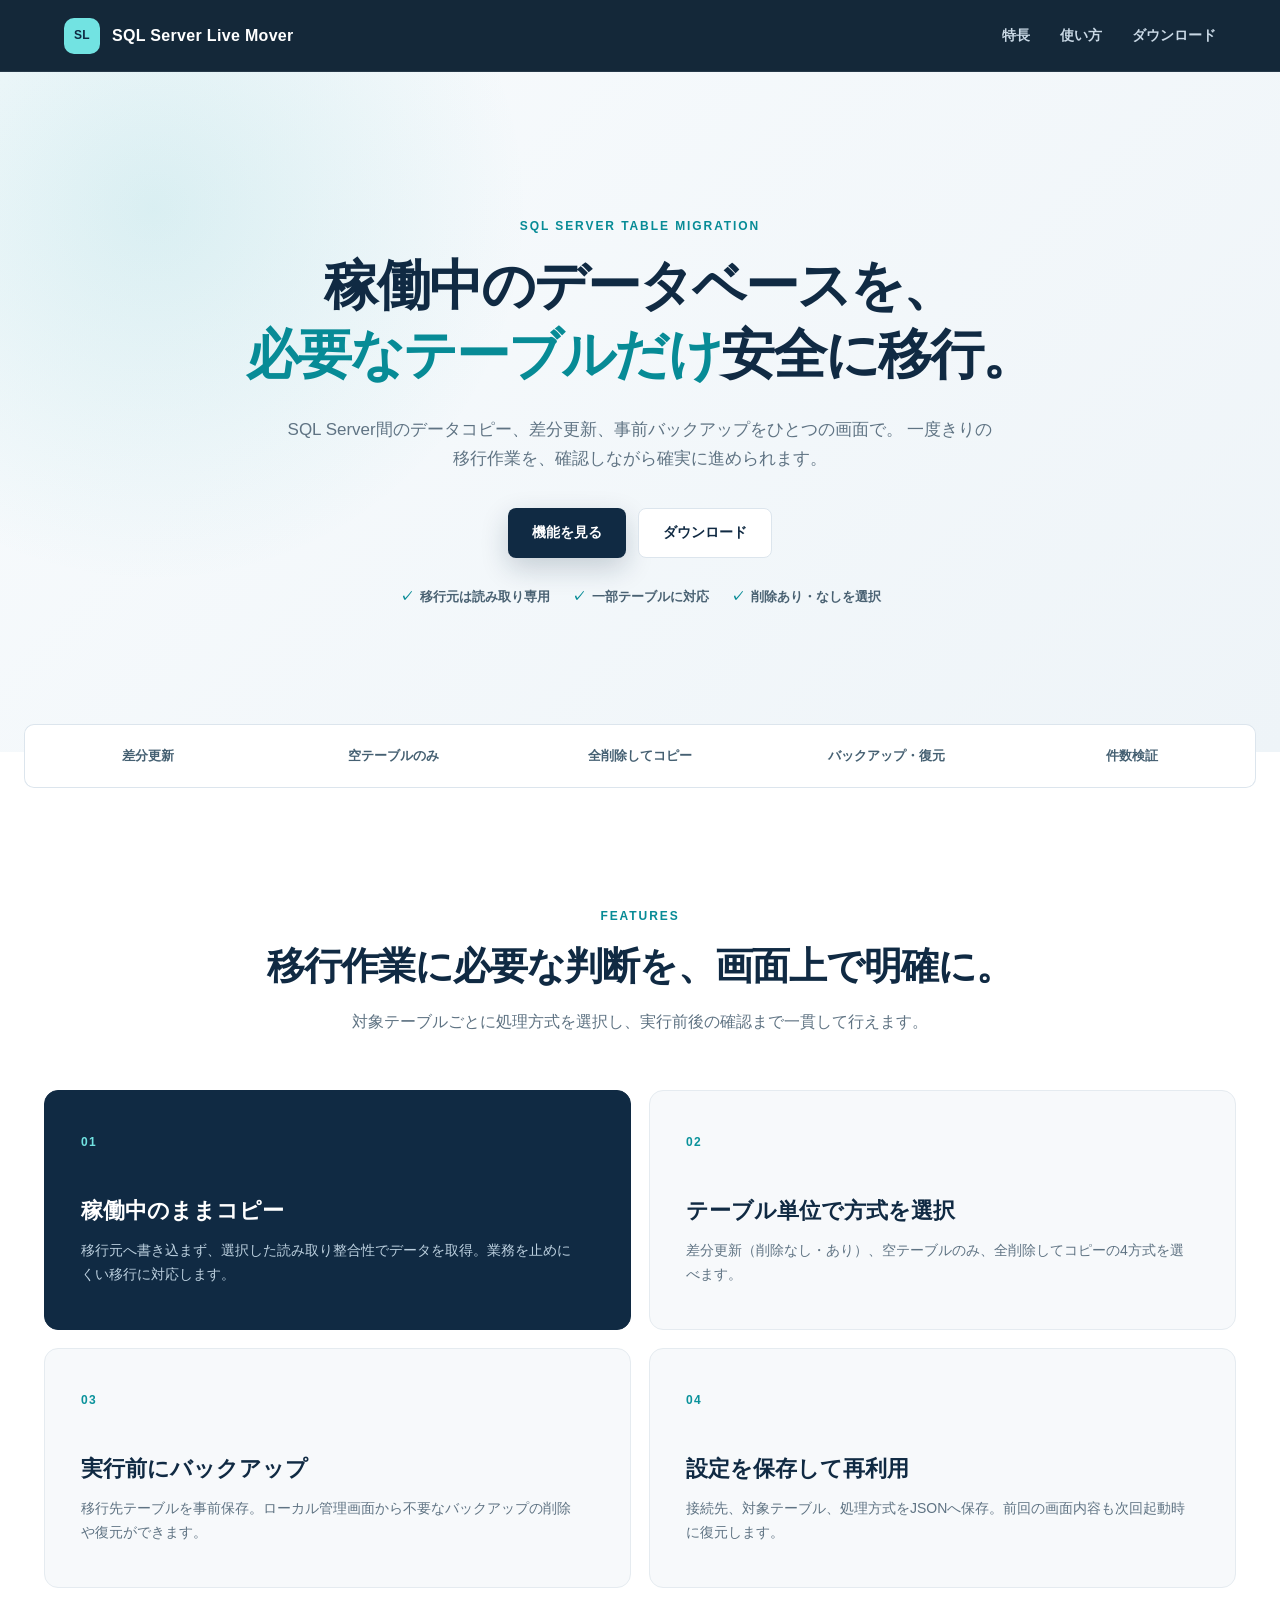
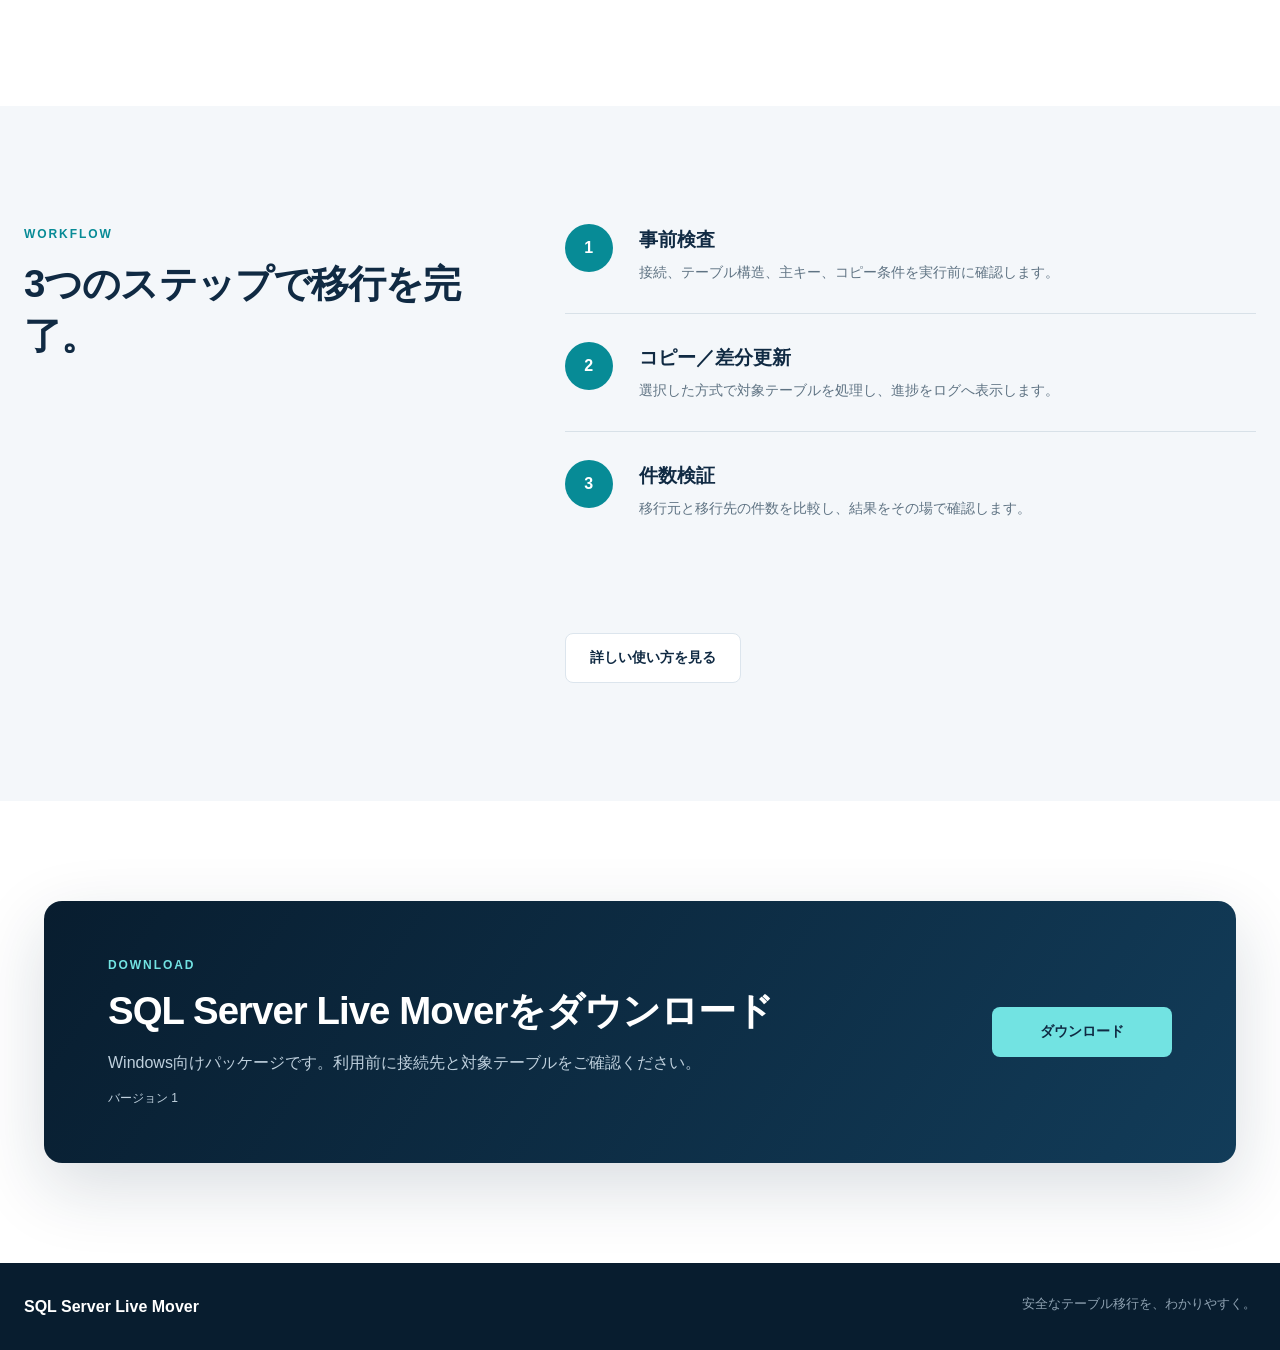
<file: html/index.html>
<!doctype html>
<html lang="ja">
<head>
  <meta charset="utf-8">
  <meta name="viewport" content="width=device-width, initial-scale=1">
  <meta name="description" content="SQL Server Live Moverは、稼働中のSQL Serverから必要なテーブルだけを安全にコピー・差分更新するWindowsツールです。">
  <title>SQL Server Live Mover</title>
  <link rel="stylesheet" href="styles.css">
  <script src="site-config.js" defer></script>
  <script src="app.js" defer></script>
</head>
<body>
  <header class="site-header">
    <a class="brand" href="#top" aria-label="SQL Server Live Mover トップ">
      <span class="brand-mark" aria-hidden="true">SL</span>
      <span>SQL Server Live Mover</span>
    </a>
    <nav class="nav" aria-label="ページ内ナビゲーション">
      <a href="#features">特長</a>
      <a href="help.html">使い方</a>
      <a href="#download" data-download hidden>ダウンロード</a>
    </nav>
  </header>

  <main id="top">
    <section class="hero">
      <div class="hero-copy">
        <p class="eyebrow">SQL SERVER TABLE MIGRATION</p>
        <h1>稼働中のデータベースを、<br><span>必要なテーブルだけ</span>安全に移行。</h1>
        <p class="hero-lead">
          SQL Server間のデータコピー、差分更新、事前バックアップをひとつの画面で。
          一度きりの移行作業を、確認しながら確実に進められます。
        </p>
        <div class="hero-actions">
          <a class="button button-primary" href="#features">機能を見る</a>
          <a class="button button-secondary" href="#download" data-download hidden>ダウンロード</a>
        </div>
        <ul class="hero-points" aria-label="主な特長">
          <li>移行元は読み取り専用</li>
          <li>一部テーブルに対応</li>
          <li>削除あり・なしを選択</li>
        </ul>
      </div>
    </section>

    <section class="trust-strip" aria-label="対応機能">
      <p>差分更新</p>
      <p>空テーブルのみ</p>
      <p>全削除してコピー</p>
      <p>バックアップ・復元</p>
      <p>件数検証</p>
    </section>

    <section class="section" id="features">
      <div class="section-heading">
        <p class="eyebrow">FEATURES</p>
        <h2>移行作業に必要な判断を、画面上で明確に。</h2>
        <p>対象テーブルごとに処理方式を選択し、実行前後の確認まで一貫して行えます。</p>
      </div>
      <div class="feature-grid">
        <article class="feature-card featured">
          <span class="feature-number">01</span>
          <h3>稼働中のままコピー</h3>
          <p>移行元へ書き込まず、選択した読み取り整合性でデータを取得。業務を止めにくい移行に対応します。</p>
        </article>
        <article class="feature-card">
          <span class="feature-number">02</span>
          <h3>テーブル単位で方式を選択</h3>
          <p>差分更新（削除なし・あり）、空テーブルのみ、全削除してコピーの4方式を選べます。</p>
        </article>
        <article class="feature-card">
          <span class="feature-number">03</span>
          <h3>実行前にバックアップ</h3>
          <p>移行先テーブルを事前保存。ローカル管理画面から不要なバックアップの削除や復元ができます。</p>
        </article>
        <article class="feature-card">
          <span class="feature-number">04</span>
          <h3>設定を保存して再利用</h3>
          <p>接続先、対象テーブル、処理方式をJSONへ保存。前回の画面内容も次回起動時に復元します。</p>
        </article>
      </div>
    </section>

    <section class="section flow-section" id="flow">
      <div class="section-heading left">
        <p class="eyebrow">WORKFLOW</p>
        <h2>3つのステップで移行を完了。</h2>
      </div>
      <ol class="flow-list">
        <li>
          <span>1</span>
          <div><h3>事前検査</h3><p>接続、テーブル構造、主キー、コピー条件を実行前に確認します。</p></div>
        </li>
        <li>
          <span>2</span>
          <div><h3>コピー／差分更新</h3><p>選択した方式で対象テーブルを処理し、進捗をログへ表示します。</p></div>
        </li>
        <li>
          <span>3</span>
          <div><h3>件数検証</h3><p>移行元と移行先の件数を比較し、結果をその場で確認します。</p></div>
        </li>
      </ol>
      <a class="button button-secondary flow-help-link" href="help.html">詳しい使い方を見る</a>
    </section>

    <section class="download-section" id="download" data-download hidden>
      <div>
        <p class="eyebrow light">DOWNLOAD</p>
        <h2>SQL Server Live Moverをダウンロード</h2>
        <p>Windows向けパッケージです。利用前に接続先と対象テーブルをご確認ください。</p>
        <p class="version" data-version hidden></p>
      </div>
      <a class="button button-light" href="#" data-download-link>ダウンロード</a>
    </section>
  </main>

  <footer>
    <span>SQL Server Live Mover</span>
    <small>安全なテーブル移行を、わかりやすく。</small>
  </footer>
</body>
</html>
</file>
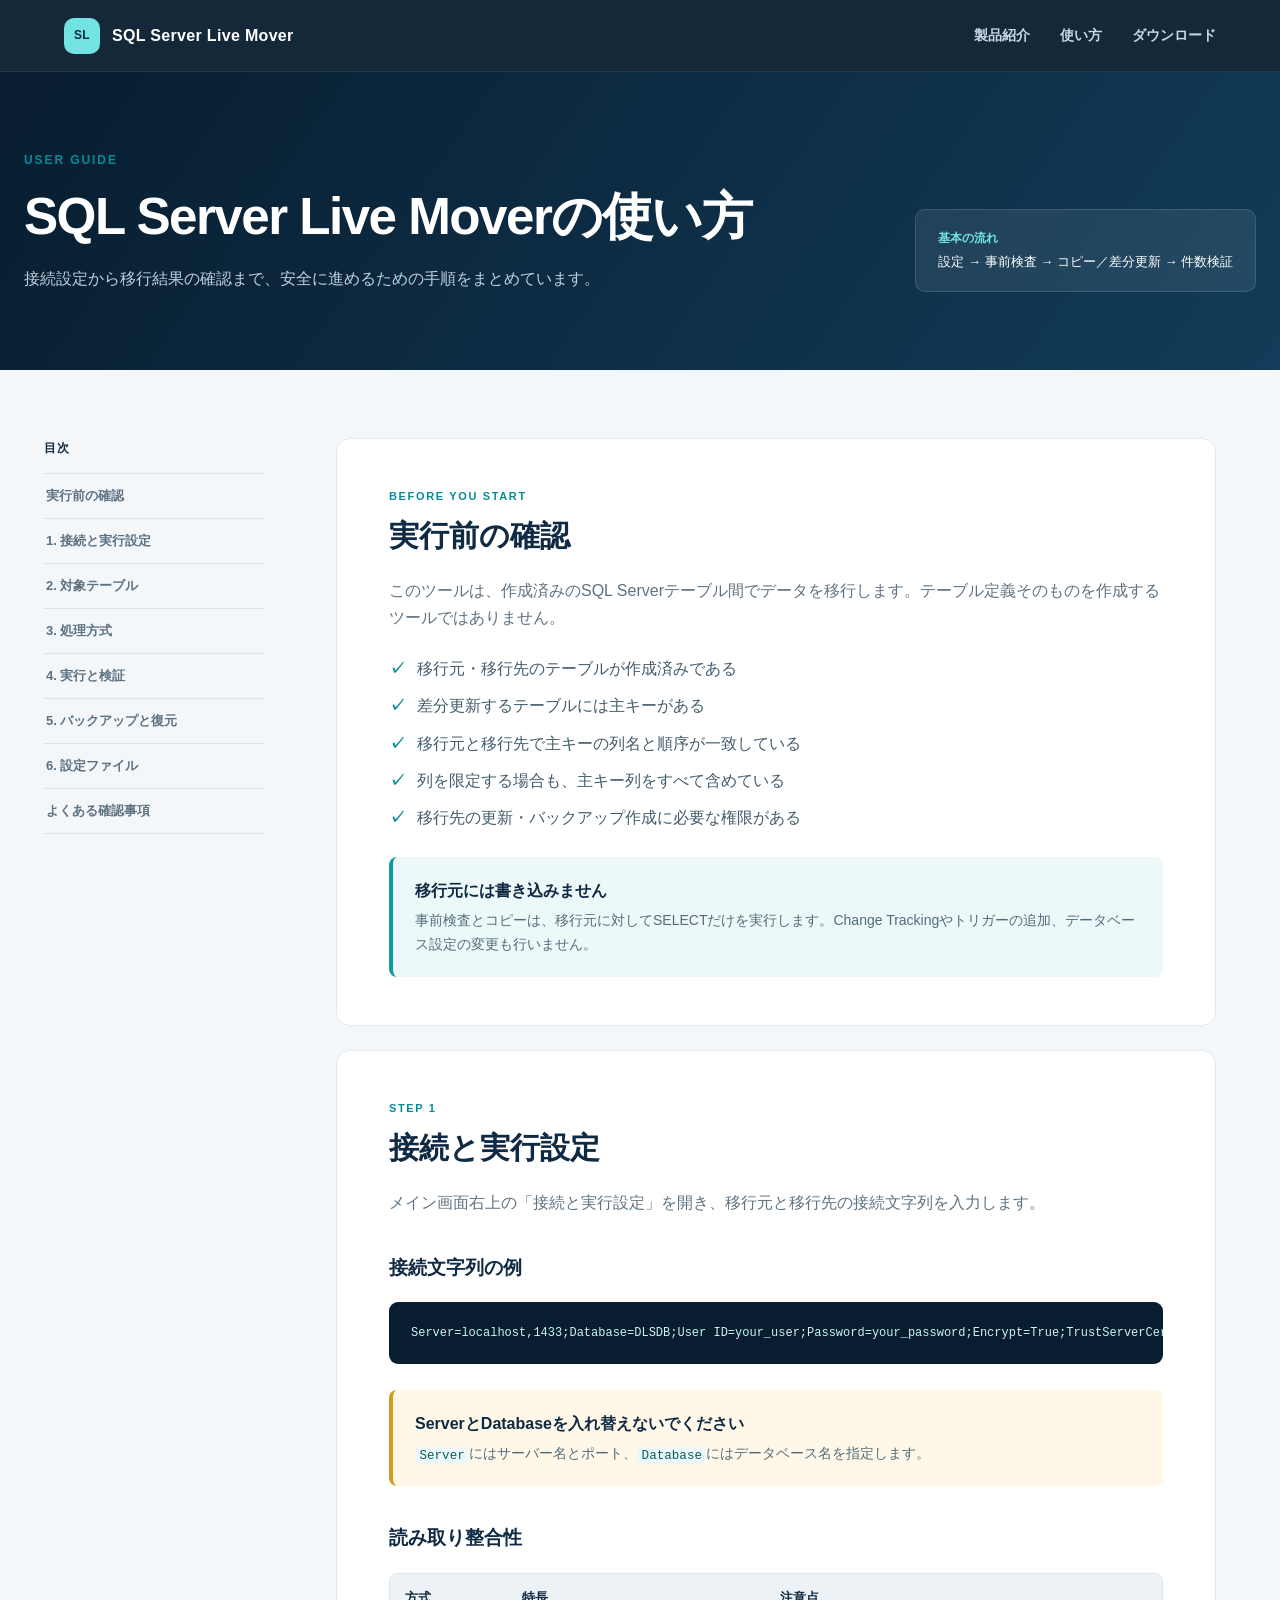
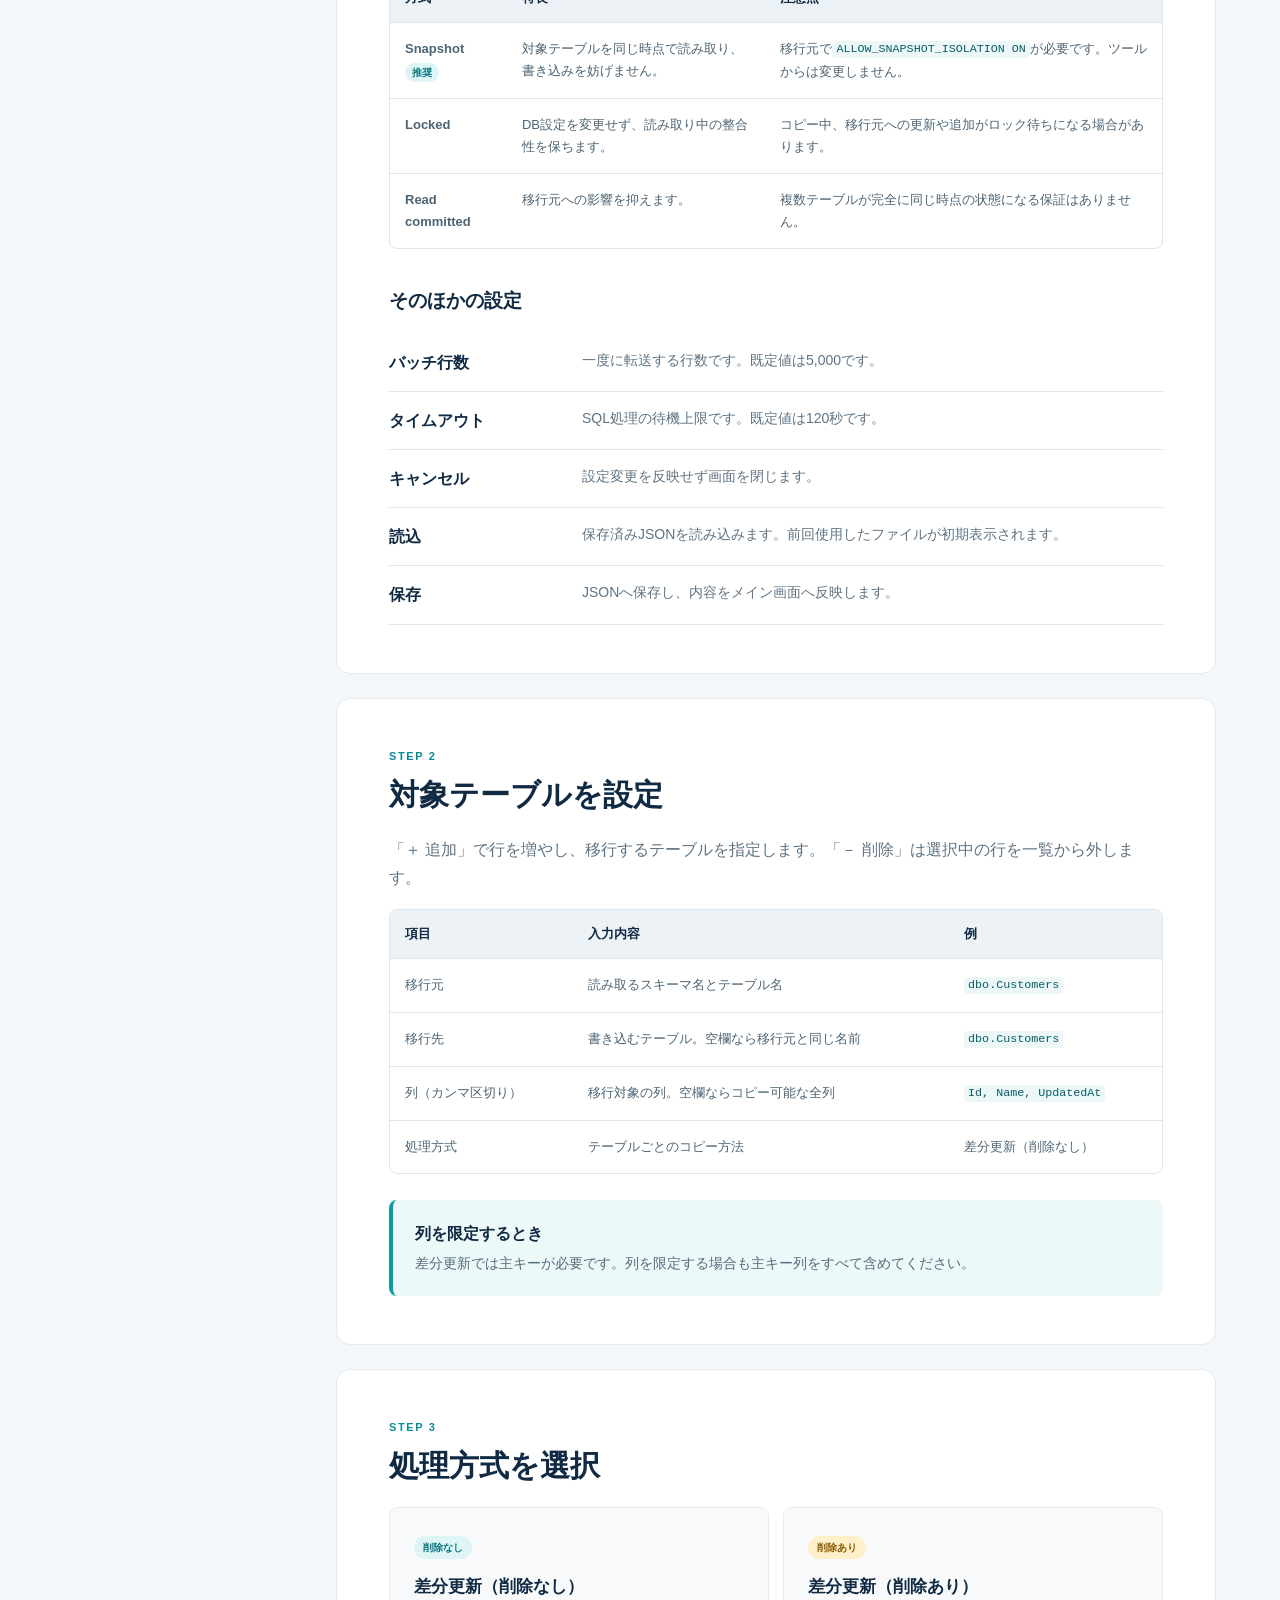
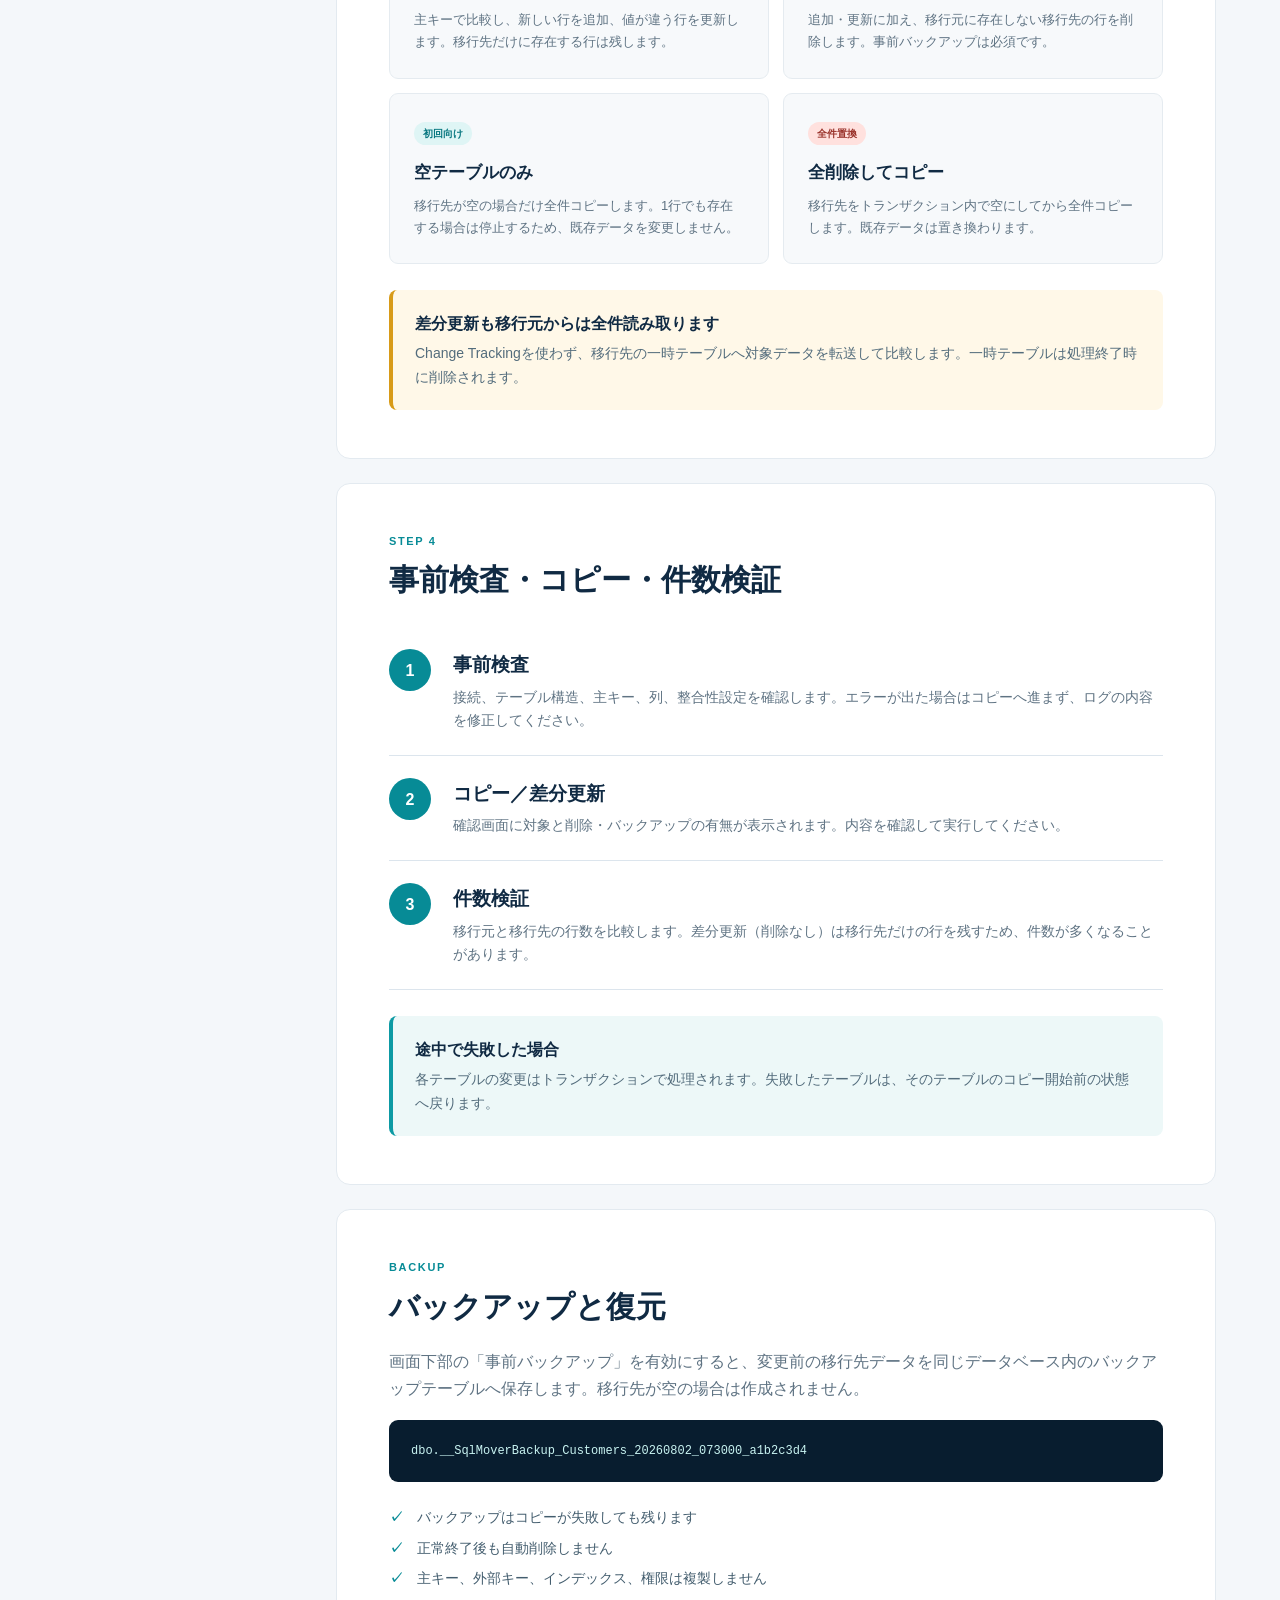
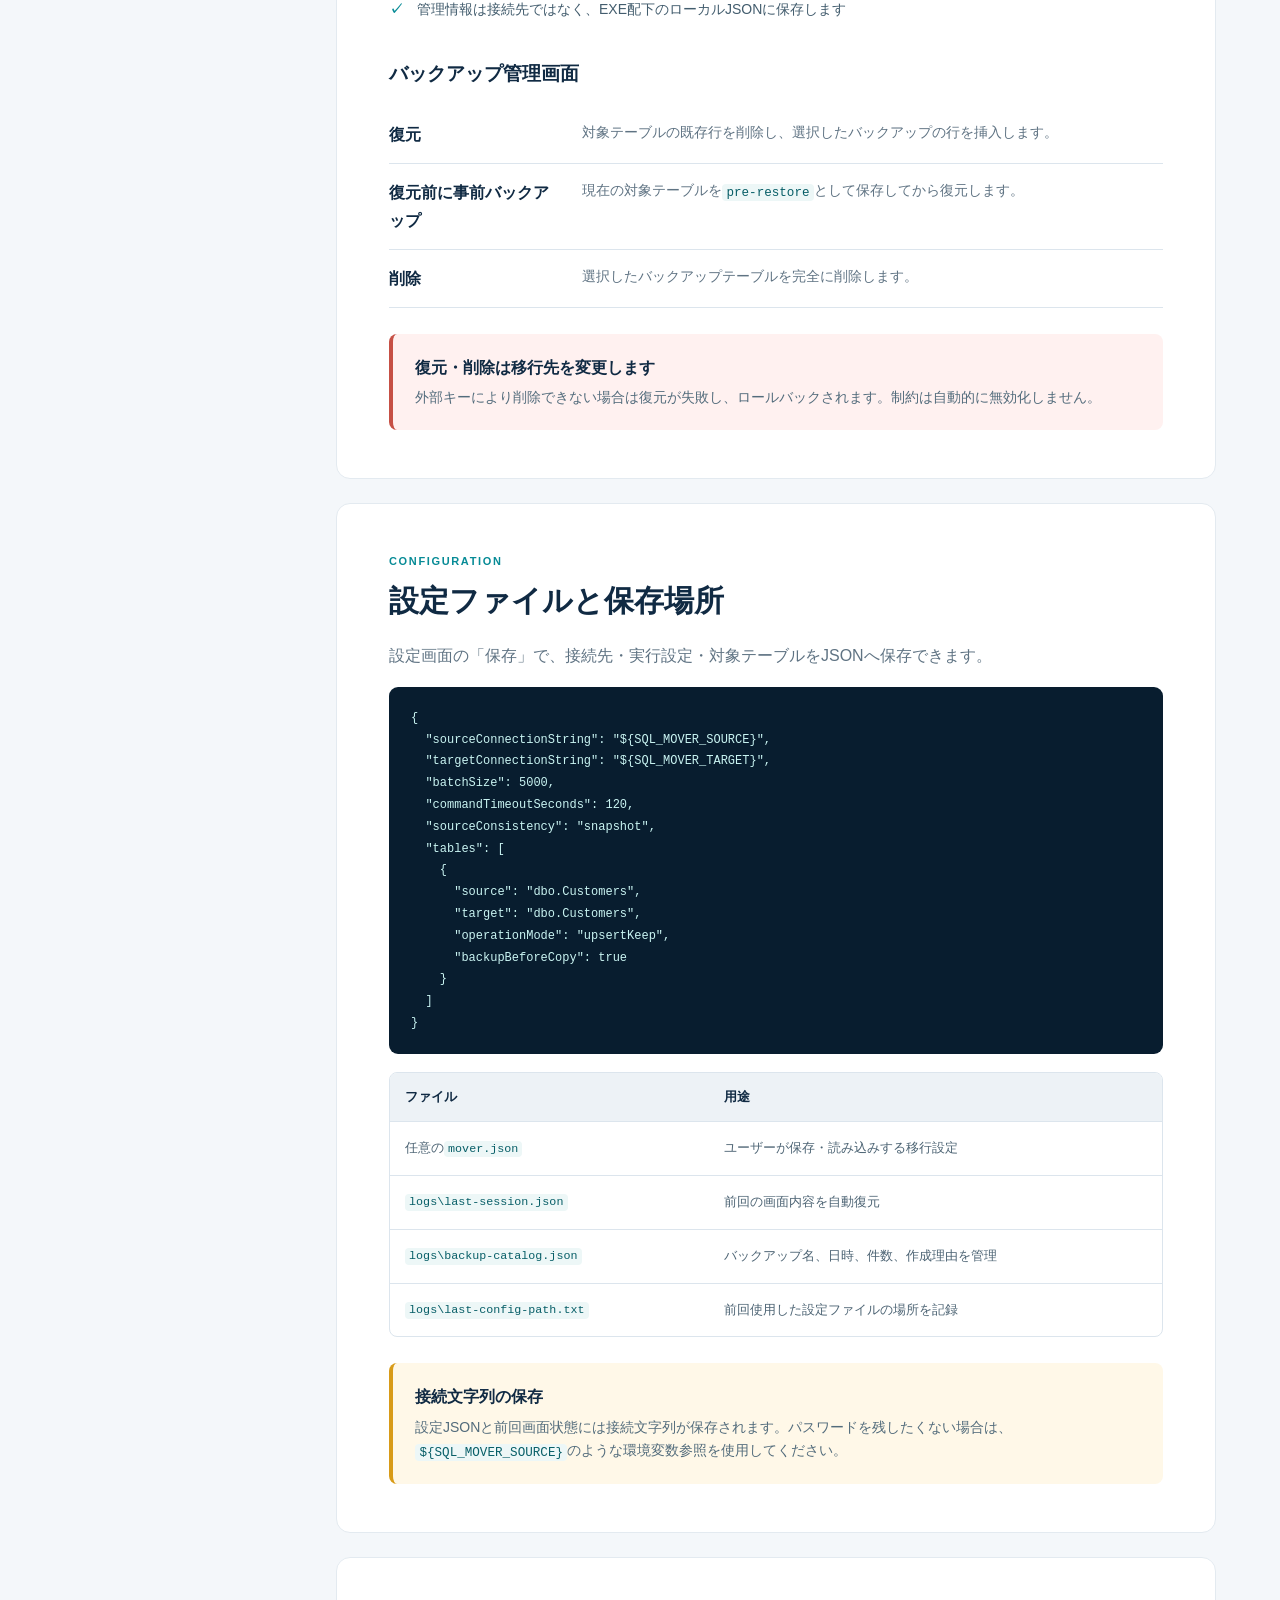
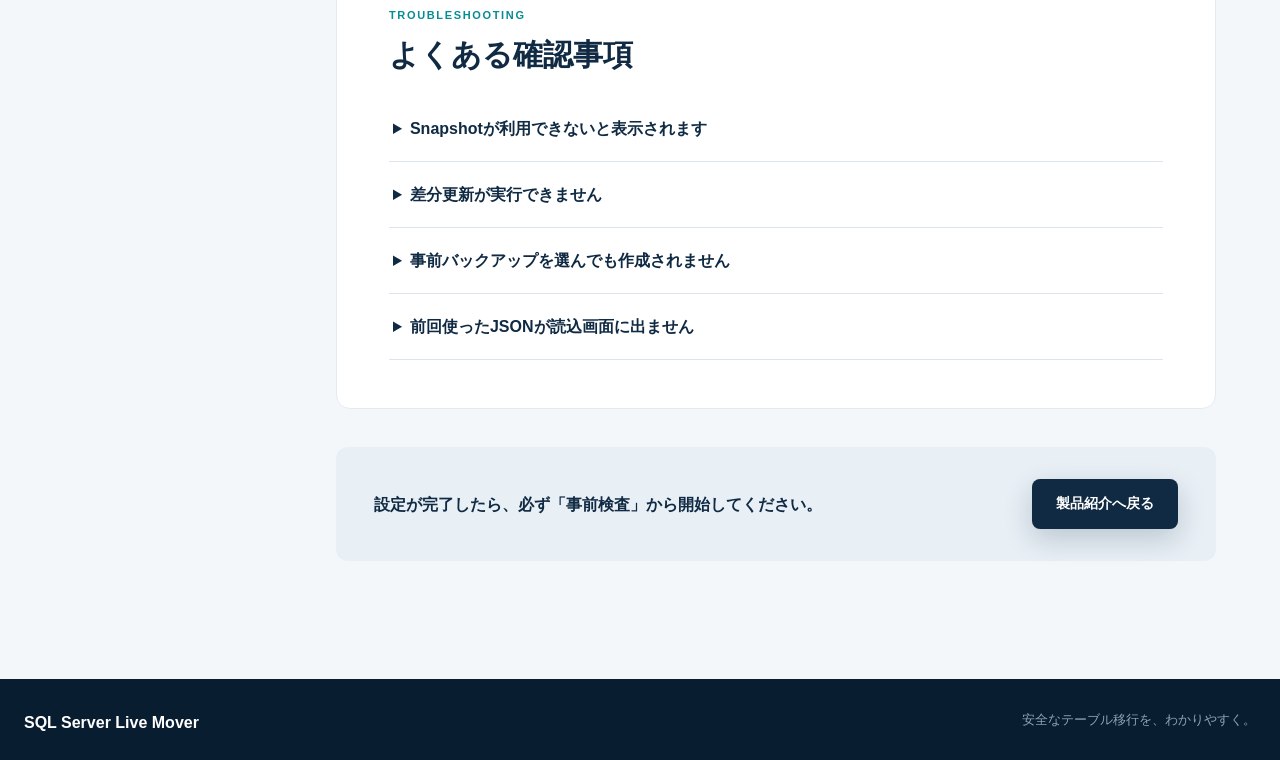
<file: html/help.html>
<!doctype html>
<html lang="ja">
<head>
  <meta charset="utf-8">
  <meta name="viewport" content="width=device-width, initial-scale=1">
  <meta name="description" content="SQL Server Live Moverの接続設定、対象テーブル、処理方式、バックアップ、復元までを説明する使い方ガイドです。">
  <title>使い方 | SQL Server Live Mover</title>
  <link rel="stylesheet" href="styles.css">
  <script src="site-config.js" defer></script>
  <script src="app.js" defer></script>
</head>
<body class="docs-page">
  <header class="site-header">
    <a class="brand" href="index.html" aria-label="SQL Server Live Mover トップ">
      <span class="brand-mark" aria-hidden="true">SL</span>
      <span>SQL Server Live Mover</span>
    </a>
    <nav class="nav" aria-label="サイトナビゲーション">
      <a href="index.html">製品紹介</a>
      <a href="help.html" aria-current="page">使い方</a>
      <a href="index.html#download" data-download hidden>ダウンロード</a>
    </nav>
  </header>

  <main>
    <section class="docs-hero">
      <div>
        <p class="eyebrow">USER GUIDE</p>
        <h1>SQL Server Live Moverの使い方</h1>
        <p>接続設定から移行結果の確認まで、安全に進めるための手順をまとめています。</p>
      </div>
      <div class="docs-hero-note">
        <strong>基本の流れ</strong>
        <span>設定 → 事前検査 → コピー／差分更新 → 件数検証</span>
      </div>
    </section>

    <div class="docs-layout">
      <aside class="docs-sidebar">
        <p>目次</p>
        <nav class="docs-nav" aria-label="使い方の目次">
          <a href="#before">実行前の確認</a>
          <a href="#connection">1. 接続と実行設定</a>
          <a href="#tables">2. 対象テーブル</a>
          <a href="#modes">3. 処理方式</a>
          <a href="#execute">4. 実行と検証</a>
          <a href="#backup">5. バックアップと復元</a>
          <a href="#config">6. 設定ファイル</a>
          <a href="#faq">よくある確認事項</a>
        </nav>
      </aside>

      <article class="docs-content">
        <section class="doc-section" id="before">
          <p class="doc-kicker">BEFORE YOU START</p>
          <h2>実行前の確認</h2>
          <p>このツールは、作成済みのSQL Serverテーブル間でデータを移行します。テーブル定義そのものを作成するツールではありません。</p>
          <ul class="check-list">
            <li>移行元・移行先のテーブルが作成済みである</li>
            <li>差分更新するテーブルには主キーがある</li>
            <li>移行元と移行先で主キーの列名と順序が一致している</li>
            <li>列を限定する場合も、主キー列をすべて含めている</li>
            <li>移行先の更新・バックアップ作成に必要な権限がある</li>
          </ul>
          <div class="callout info">
            <strong>移行元には書き込みません</strong>
            <p>事前検査とコピーは、移行元に対してSELECTだけを実行します。Change Trackingやトリガーの追加、データベース設定の変更も行いません。</p>
          </div>
        </section>

        <section class="doc-section" id="connection">
          <p class="doc-kicker">STEP 1</p>
          <h2>接続と実行設定</h2>
          <p>メイン画面右上の「接続と実行設定」を開き、移行元と移行先の接続文字列を入力します。</p>

          <h3>接続文字列の例</h3>
          <pre><code>Server=localhost,1433;Database=DLSDB;User ID=your_user;Password=your_password;Encrypt=True;TrustServerCertificate=True</code></pre>
          <div class="callout warning">
            <strong>ServerとDatabaseを入れ替えないでください</strong>
            <p><code>Server</code>にはサーバー名とポート、<code>Database</code>にはデータベース名を指定します。</p>
          </div>

          <h3>読み取り整合性</h3>
          <div class="table-wrap">
            <table>
              <thead><tr><th>方式</th><th>特長</th><th>注意点</th></tr></thead>
              <tbody>
                <tr><td><strong>Snapshot</strong><br><span class="recommended">推奨</span></td><td>対象テーブルを同じ時点で読み取り、書き込みを妨げません。</td><td>移行元で<code>ALLOW_SNAPSHOT_ISOLATION ON</code>が必要です。ツールからは変更しません。</td></tr>
                <tr><td><strong>Locked</strong></td><td>DB設定を変更せず、読み取り中の整合性を保ちます。</td><td>コピー中、移行元への更新や追加がロック待ちになる場合があります。</td></tr>
                <tr><td><strong>Read committed</strong></td><td>移行元への影響を抑えます。</td><td>複数テーブルが完全に同じ時点の状態になる保証はありません。</td></tr>
              </tbody>
            </table>
          </div>

          <h3>そのほかの設定</h3>
          <dl class="setting-list">
            <div><dt>バッチ行数</dt><dd>一度に転送する行数です。既定値は5,000です。</dd></div>
            <div><dt>タイムアウト</dt><dd>SQL処理の待機上限です。既定値は120秒です。</dd></div>
            <div><dt>キャンセル</dt><dd>設定変更を反映せず画面を閉じます。</dd></div>
            <div><dt>読込</dt><dd>保存済みJSONを読み込みます。前回使用したファイルが初期表示されます。</dd></div>
            <div><dt>保存</dt><dd>JSONへ保存し、内容をメイン画面へ反映します。</dd></div>
          </dl>
        </section>

        <section class="doc-section" id="tables">
          <p class="doc-kicker">STEP 2</p>
          <h2>対象テーブルを設定</h2>
          <p>「＋ 追加」で行を増やし、移行するテーブルを指定します。「－ 削除」は選択中の行を一覧から外します。</p>
          <div class="table-wrap">
            <table>
              <thead><tr><th>項目</th><th>入力内容</th><th>例</th></tr></thead>
              <tbody>
                <tr><td>移行元</td><td>読み取るスキーマ名とテーブル名</td><td><code>dbo.Customers</code></td></tr>
                <tr><td>移行先</td><td>書き込むテーブル。空欄なら移行元と同じ名前</td><td><code>dbo.Customers</code></td></tr>
                <tr><td>列（カンマ区切り）</td><td>移行対象の列。空欄ならコピー可能な全列</td><td><code>Id, Name, UpdatedAt</code></td></tr>
                <tr><td>処理方式</td><td>テーブルごとのコピー方法</td><td>差分更新（削除なし）</td></tr>
              </tbody>
            </table>
          </div>
          <div class="callout info">
            <strong>列を限定するとき</strong>
            <p>差分更新では主キーが必要です。列を限定する場合も主キー列をすべて含めてください。</p>
          </div>
        </section>

        <section class="doc-section" id="modes">
          <p class="doc-kicker">STEP 3</p>
          <h2>処理方式を選択</h2>
          <div class="mode-list">
            <article>
              <span class="mode-badge safe">削除なし</span>
              <h3>差分更新（削除なし）</h3>
              <p>主キーで比較し、新しい行を追加、値が違う行を更新します。移行先だけに存在する行は残します。</p>
            </article>
            <article>
              <span class="mode-badge caution">削除あり</span>
              <h3>差分更新（削除あり）</h3>
              <p>追加・更新に加え、移行元に存在しない移行先の行を削除します。事前バックアップは必須です。</p>
            </article>
            <article>
              <span class="mode-badge safe">初回向け</span>
              <h3>空テーブルのみ</h3>
              <p>移行先が空の場合だけ全件コピーします。1行でも存在する場合は停止するため、既存データを変更しません。</p>
            </article>
            <article>
              <span class="mode-badge danger">全件置換</span>
              <h3>全削除してコピー</h3>
              <p>移行先をトランザクション内で空にしてから全件コピーします。既存データは置き換わります。</p>
            </article>
          </div>
          <div class="callout warning">
            <strong>差分更新も移行元からは全件読み取ります</strong>
            <p>Change Trackingを使わず、移行先の一時テーブルへ対象データを転送して比較します。一時テーブルは処理終了時に削除されます。</p>
          </div>
        </section>

        <section class="doc-section" id="execute">
          <p class="doc-kicker">STEP 4</p>
          <h2>事前検査・コピー・件数検証</h2>
          <ol class="detail-steps">
            <li><span>1</span><div><h3>事前検査</h3><p>接続、テーブル構造、主キー、列、整合性設定を確認します。エラーが出た場合はコピーへ進まず、ログの内容を修正してください。</p></div></li>
            <li><span>2</span><div><h3>コピー／差分更新</h3><p>確認画面に対象と削除・バックアップの有無が表示されます。内容を確認して実行してください。</p></div></li>
            <li><span>3</span><div><h3>件数検証</h3><p>移行元と移行先の行数を比較します。差分更新（削除なし）は移行先だけの行を残すため、件数が多くなることがあります。</p></div></li>
          </ol>
          <div class="callout info">
            <strong>途中で失敗した場合</strong>
            <p>各テーブルの変更はトランザクションで処理されます。失敗したテーブルは、そのテーブルのコピー開始前の状態へ戻ります。</p>
          </div>
        </section>

        <section class="doc-section" id="backup">
          <p class="doc-kicker">BACKUP</p>
          <h2>バックアップと復元</h2>
          <p>画面下部の「事前バックアップ」を有効にすると、変更前の移行先データを同じデータベース内のバックアップテーブルへ保存します。移行先が空の場合は作成されません。</p>
          <pre><code>dbo.__SqlMoverBackup_Customers_20260802_073000_a1b2c3d4</code></pre>
          <ul class="check-list compact">
            <li>バックアップはコピーが失敗しても残ります</li>
            <li>正常終了後も自動削除しません</li>
            <li>主キー、外部キー、インデックス、権限は複製しません</li>
            <li>管理情報は接続先ではなく、EXE配下のローカルJSONに保存します</li>
          </ul>

          <h3>バックアップ管理画面</h3>
          <dl class="setting-list">
            <div><dt>復元</dt><dd>対象テーブルの既存行を削除し、選択したバックアップの行を挿入します。</dd></div>
            <div><dt>復元前に事前バックアップ</dt><dd>現在の対象テーブルを<code>pre-restore</code>として保存してから復元します。</dd></div>
            <div><dt>削除</dt><dd>選択したバックアップテーブルを完全に削除します。</dd></div>
          </dl>
          <div class="callout danger-note">
            <strong>復元・削除は移行先を変更します</strong>
            <p>外部キーにより削除できない場合は復元が失敗し、ロールバックされます。制約は自動的に無効化しません。</p>
          </div>
        </section>

        <section class="doc-section" id="config">
          <p class="doc-kicker">CONFIGURATION</p>
          <h2>設定ファイルと保存場所</h2>
          <p>設定画面の「保存」で、接続先・実行設定・対象テーブルをJSONへ保存できます。</p>
          <pre><code>{
  "sourceConnectionString": "${SQL_MOVER_SOURCE}",
  "targetConnectionString": "${SQL_MOVER_TARGET}",
  "batchSize": 5000,
  "commandTimeoutSeconds": 120,
  "sourceConsistency": "snapshot",
  "tables": [
    {
      "source": "dbo.Customers",
      "target": "dbo.Customers",
      "operationMode": "upsertKeep",
      "backupBeforeCopy": true
    }
  ]
}</code></pre>
          <div class="table-wrap">
            <table>
              <thead><tr><th>ファイル</th><th>用途</th></tr></thead>
              <tbody>
                <tr><td>任意の<code>mover.json</code></td><td>ユーザーが保存・読み込みする移行設定</td></tr>
                <tr><td><code>logs\last-session.json</code></td><td>前回の画面内容を自動復元</td></tr>
                <tr><td><code>logs\backup-catalog.json</code></td><td>バックアップ名、日時、件数、作成理由を管理</td></tr>
                <tr><td><code>logs\last-config-path.txt</code></td><td>前回使用した設定ファイルの場所を記録</td></tr>
              </tbody>
            </table>
          </div>
          <div class="callout warning">
            <strong>接続文字列の保存</strong>
            <p>設定JSONと前回画面状態には接続文字列が保存されます。パスワードを残したくない場合は、<code>${SQL_MOVER_SOURCE}</code>のような環境変数参照を使用してください。</p>
          </div>
        </section>

        <section class="doc-section" id="faq">
          <p class="doc-kicker">TROUBLESHOOTING</p>
          <h2>よくある確認事項</h2>
          <div class="faq-list">
            <details>
              <summary>Snapshotが利用できないと表示されます</summary>
              <p>移行元で<code>ALLOW_SNAPSHOT_ISOLATION</code>が有効かDB管理者へ確認してください。設定を変更できない場合は、影響を理解したうえでLockedまたはRead committedを選択します。</p>
            </details>
            <details>
              <summary>差分更新が実行できません</summary>
              <p>移行元・移行先の主キー列名と順序を確認してください。列を限定している場合は主キー列がすべて含まれている必要があります。</p>
            </details>
            <details>
              <summary>事前バックアップを選んでも作成されません</summary>
              <p>移行先が空の場合はバックアップ対象となるデータがないため、自動的に省略されます。</p>
            </details>
            <details>
              <summary>前回使ったJSONが読込画面に出ません</summary>
              <p>初回は設定ファイルを選択して保存してください。次回から同じファイルを初期表示します。ファイルを移動・削除した場合は初期表示されません。</p>
            </details>
          </div>
        </section>

        <div class="docs-end">
          <p>設定が完了したら、必ず「事前検査」から開始してください。</p>
          <a class="button button-primary" href="index.html">製品紹介へ戻る</a>
        </div>
      </article>
    </div>
  </main>

  <footer>
    <span>SQL Server Live Mover</span>
    <small>安全なテーブル移行を、わかりやすく。</small>
  </footer>
</body>
</html>
</file>
<file: html/styles.css>
:root {
  --navy: #102a43;
  --navy-deep: #081d2f;
  --cyan: #16a3ad;
  --cyan-light: #dff5f5;
  --blue-light: #eaf1f8;
  --ink: #172b3a;
  --muted: #5f7383;
  --line: #dce5ed;
  --page: #f4f7fa;
  --white: #ffffff;
  --shadow: 0 24px 70px rgba(16, 42, 67, .16);
}

* { box-sizing: border-box; }
html { scroll-behavior: smooth; }
body {
  margin: 0;
  color: var(--ink);
  background: var(--white);
  font-family: "Yu Gothic UI", "Hiragino Kaku Gothic ProN", Meiryo, sans-serif;
  line-height: 1.7;
}
[hidden] { display: none !important; }
a { color: inherit; }

.site-header {
  position: sticky;
  top: 0;
  z-index: 10;
  display: flex;
  align-items: center;
  justify-content: space-between;
  min-height: 72px;
  padding: 0 clamp(24px, 5vw, 76px);
  color: var(--white);
  background: rgba(8, 29, 47, .95);
  border-bottom: 1px solid rgba(255, 255, 255, .08);
  backdrop-filter: blur(16px);
}
.brand { display: flex; align-items: center; gap: 12px; text-decoration: none; font-weight: 700; letter-spacing: .02em; }
.brand-mark { display: grid; width: 36px; height: 36px; place-items: center; color: var(--navy); background: #72e3e2; border-radius: 10px; font-size: 12px; }
.nav { display: flex; align-items: center; gap: 30px; }
.nav a { color: #c9d8e5; text-decoration: none; font-size: 14px; font-weight: 600; }
.nav a:hover { color: #72e3e2; }

.hero {
  display: grid;
  grid-template-columns: minmax(0, 920px);
  justify-content: center;
  align-items: center;
  gap: clamp(38px, 6vw, 92px);
  min-height: 680px;
  padding: clamp(72px, 8vw, 122px) max(24px, calc((100vw - 1440px) / 2));
  overflow: hidden;
  background:
    radial-gradient(circle at 12% 20%, rgba(22, 163, 173, .13), transparent 30%),
    linear-gradient(135deg, #f8fbfd 0%, #eef4f8 100%);
}
.hero-copy { position: relative; z-index: 1; text-align: center; }
.eyebrow { margin: 0 0 14px; color: #078b96; font-size: 12px; font-weight: 800; letter-spacing: .16em; }
.hero h1 { margin: 0; color: var(--navy); font-size: clamp(36px, 4.25vw, 64px); line-height: 1.28; letter-spacing: -.035em; }
.hero h1 span { color: #078b96; }
.hero-lead { max-width: 720px; margin: 26px auto 0; color: var(--muted); font-size: 17px; }
.hero-actions { display: flex; justify-content: center; flex-wrap: wrap; gap: 12px; margin-top: 34px; }
.button { display: inline-flex; min-height: 50px; padding: 0 24px; align-items: center; justify-content: center; border-radius: 8px; text-decoration: none; font-size: 14px; font-weight: 700; transition: transform .2s ease, box-shadow .2s ease; }
.button:hover { transform: translateY(-2px); }
.button-primary { color: var(--white); background: var(--navy); box-shadow: 0 10px 28px rgba(16, 42, 67, .2); }
.button-secondary { color: var(--navy); background: var(--white); border: 1px solid var(--line); }
.hero-points { display: flex; justify-content: center; flex-wrap: wrap; gap: 10px 22px; margin: 28px 0 0; padding: 0; color: #496172; list-style: none; font-size: 13px; font-weight: 600; }
.hero-points li::before { content: "✓"; margin-right: 7px; color: #078b96; font-weight: 900; }
.hero-visual { position: relative; width: min(920px, 70vw); }
.hero-visual::before { content: ""; position: absolute; inset: 9% -8% -9% 16%; background: #cde9ec; border-radius: 50%; filter: blur(2px); }
.window-frame { position: relative; overflow: hidden; background: var(--white); border: 1px solid rgba(16, 42, 67, .12); border-radius: 16px; box-shadow: var(--shadow); transform: rotate(-.45deg); }
.window-bar { position: relative; display: flex; align-items: center; gap: 7px; height: 34px; padding: 0 14px; background: #edf2f6; border-bottom: 1px solid var(--line); }
.window-bar span { width: 8px; height: 8px; background: #b6c5d1; border-radius: 50%; }
.window-bar small { position: absolute; left: 50%; color: #6e8190; transform: translateX(-50%); font-size: 10px; }
.window-frame img { display: block; width: 100%; height: auto; }

.trust-strip { display: grid; grid-template-columns: repeat(5, 1fr); max-width: 1280px; margin: -28px auto 0; position: relative; z-index: 2; padding: 0 24px; }
.trust-strip p { margin: 0; padding: 20px 14px; text-align: center; color: #456072; background: var(--white); border-top: 1px solid var(--line); border-bottom: 1px solid var(--line); font-size: 13px; font-weight: 700; }
.trust-strip p:first-child { border-left: 1px solid var(--line); border-radius: 10px 0 0 10px; }
.trust-strip p:last-child { border-right: 1px solid var(--line); border-radius: 0 10px 10px 0; }

.section { max-width: 1240px; margin: 0 auto; padding: 118px 24px; }
.section-heading { max-width: 760px; margin: 0 auto 54px; text-align: center; }
.section-heading.left { margin: 0; text-align: left; }
.section-heading h2, .download-section h2 { margin: 0; color: var(--navy); font-size: clamp(28px, 3vw, 43px); line-height: 1.35; letter-spacing: -.025em; }
.section-heading > p:last-child { margin: 16px 0 0; color: var(--muted); }
.feature-grid { display: grid; grid-template-columns: repeat(2, 1fr); gap: 18px; }
.feature-card { position: relative; min-height: 240px; padding: 36px; overflow: hidden; background: #f7f9fb; border: 1px solid #e5ebf0; border-radius: 14px; }
.feature-card.featured { background: var(--navy); border-color: var(--navy); }
.feature-number { color: #0a929b; font-size: 12px; font-weight: 800; letter-spacing: .12em; }
.feature-card h3 { margin: 38px 0 10px; color: var(--navy); font-size: 22px; }
.feature-card p { max-width: 500px; margin: 0; color: var(--muted); font-size: 14px; }
.feature-card.featured h3 { color: var(--white); }
.feature-card.featured p { color: #bcd0df; }
.feature-card.featured .feature-number { color: #72e3e2; }

.flow-section { display: grid; grid-template-columns: .8fr 1.2fr; gap: 80px; max-width: none; padding-left: max(24px, calc((100vw - 1240px) / 2)); padding-right: max(24px, calc((100vw - 1240px) / 2)); background: var(--page); }
.flow-list { margin: 0; padding: 0; list-style: none; }
.flow-list li { display: grid; grid-template-columns: 54px 1fr; gap: 20px; padding: 0 0 28px; }
.flow-list li + li { padding-top: 28px; border-top: 1px solid #d8e1e8; }
.flow-list li > span { display: grid; width: 48px; height: 48px; place-items: center; color: var(--white); background: #078b96; border-radius: 50%; font-weight: 800; }
.flow-list h3 { margin: 0 0 5px; color: var(--navy); font-size: 19px; }
.flow-list p { margin: 0; color: var(--muted); font-size: 14px; }
.flow-help-link { grid-column: 2; width: max-content; margin-top: 4px; }

.download-section { display: flex; align-items: center; justify-content: space-between; gap: 50px; max-width: 1192px; margin: 100px auto; padding: 54px 64px; color: var(--white); background: linear-gradient(125deg, var(--navy-deep), #123c59); border-radius: 18px; box-shadow: var(--shadow); }
.download-section h2 { color: var(--white); }
.download-section p { margin: 12px 0 0; color: #bfd0dd; }
.download-section .light { margin: 0 0 10px; color: #72e3e2; }
.button-light { flex: 0 0 auto; color: var(--navy); background: #72e3e2; min-width: 180px; }
.version { font-size: 12px; }

footer { display: flex; justify-content: space-between; gap: 24px; padding: 30px max(24px, calc((100vw - 1240px) / 2)); color: #8fa2b2; background: var(--navy-deep); }
footer span { color: var(--white); font-weight: 700; }

/* User guide */
.docs-page { background: var(--page); }
.docs-hero { display: flex; align-items: flex-end; justify-content: space-between; gap: 50px; padding: 78px max(24px, calc((100vw - 1240px) / 2)); color: var(--white); background: linear-gradient(125deg, var(--navy-deep), #123c59); }
.docs-hero h1 { margin: 0; font-size: clamp(34px, 4vw, 54px); line-height: 1.3; letter-spacing: -.03em; }
.docs-hero > div > p:last-child { margin: 14px 0 0; color: #bfd0dd; }
.docs-hero-note { display: flex; flex: 0 0 auto; flex-direction: column; gap: 3px; padding: 18px 22px; background: rgba(255,255,255,.08); border: 1px solid rgba(255,255,255,.12); border-radius: 10px; }
.docs-hero-note strong { color: #72e3e2; font-size: 12px; }
.docs-hero-note span { font-size: 13px; }
.docs-layout { display: grid; grid-template-columns: 220px minmax(0, 880px); gap: 72px; max-width: 1240px; margin: 0 auto; padding: 68px 24px 118px; }
.docs-sidebar { align-self: start; position: sticky; top: 104px; }
.docs-sidebar > p { margin: 0 0 14px; color: var(--navy); font-size: 12px; font-weight: 800; letter-spacing: .12em; }
.docs-nav { display: flex; flex-direction: column; border-top: 1px solid var(--line); }
.docs-nav a { padding: 11px 2px; color: #5c7181; border-bottom: 1px solid var(--line); text-decoration: none; font-size: 13px; font-weight: 600; }
.docs-nav a:hover { color: #078b96; }
.docs-content { min-width: 0; }
.doc-section { margin-bottom: 24px; padding: 48px 52px; scroll-margin-top: 94px; background: var(--white); border: 1px solid #e3eaf0; border-radius: 14px; }
.doc-kicker { margin: 0 0 9px; color: #078b96; font-size: 11px; font-weight: 800; letter-spacing: .15em; }
.doc-section h2 { margin: 0 0 20px; color: var(--navy); font-size: 30px; line-height: 1.4; }
.doc-section h3 { margin: 36px 0 12px; color: var(--navy); font-size: 19px; }
.doc-section > p:not(.doc-kicker) { color: var(--muted); }
.doc-section code { padding: .12em .35em; color: #075e67; background: #edf7f7; border-radius: 4px; font-family: Consolas, "SFMono-Regular", monospace; font-size: .9em; }
.doc-section pre { max-width: 100%; margin: 18px 0; padding: 20px 22px; overflow-x: auto; color: #c9f4f2; background: var(--navy-deep); border-radius: 9px; line-height: 1.65; }
.doc-section pre code { padding: 0; color: inherit; background: transparent; font-size: 12px; }
.check-list { display: grid; gap: 10px; margin: 24px 0 0; padding: 0; list-style: none; }
.check-list li { position: relative; padding-left: 28px; color: #435d6e; }
.check-list li::before { content: "✓"; position: absolute; left: 0; top: 0; color: #078b96; font-weight: 900; }
.check-list.compact { gap: 7px; font-size: 14px; }
.callout { margin-top: 26px; padding: 20px 22px; border-radius: 8px; border-left: 4px solid; }
.callout strong { color: var(--navy); }
.callout p { margin: 5px 0 0; color: #536c7c; font-size: 14px; }
.callout.info { background: #edf8f8; border-color: #0d9aa4; }
.callout.warning { background: #fff8e8; border-color: #d89b18; }
.callout.danger-note { background: #fff1f0; border-color: #c65045; }
.table-wrap { max-width: 100%; margin-top: 18px; overflow-x: auto; border: 1px solid var(--line); border-radius: 8px; }
.table-wrap table { width: 100%; border-collapse: collapse; font-size: 13px; }
.table-wrap th { padding: 13px 15px; color: var(--navy); background: #edf2f6; text-align: left; white-space: nowrap; }
.table-wrap td { padding: 15px; color: #4d6474; border-top: 1px solid var(--line); vertical-align: top; }
.recommended { display: inline-block; margin-top: 3px; padding: 1px 7px; color: #087780; background: #dff5f5; border-radius: 10px; font-size: 10px; font-weight: 800; }
.setting-list { margin: 16px 0 0; }
.setting-list > div { display: grid; grid-template-columns: 175px 1fr; gap: 18px; padding: 15px 0; border-bottom: 1px solid var(--line); }
.setting-list dt { color: var(--navy); font-weight: 700; }
.setting-list dd { margin: 0; color: var(--muted); font-size: 14px; }
.mode-list { display: grid; grid-template-columns: repeat(2, 1fr); gap: 14px; }
.mode-list article { padding: 24px; background: #f7f9fb; border: 1px solid #e5ebf0; border-radius: 9px; }
.mode-list h3 { margin: 14px 0 7px; font-size: 17px; }
.mode-list p { margin: 0; color: var(--muted); font-size: 13px; }
.mode-badge { display: inline-block; padding: 3px 9px; border-radius: 12px; font-size: 10px; font-weight: 800; }
.mode-badge.safe { color: #087780; background: #dff5f5; }
.mode-badge.caution { color: #8a5b00; background: #fff0c9; }
.mode-badge.danger { color: #9a332b; background: #ffe1de; }
.detail-steps { margin: 26px 0 0; padding: 0; list-style: none; }
.detail-steps li { display: grid; grid-template-columns: 46px 1fr; gap: 18px; padding: 22px 0; border-bottom: 1px solid var(--line); }
.detail-steps li > span { display: grid; width: 42px; height: 42px; place-items: center; color: var(--white); background: #078b96; border-radius: 50%; font-weight: 800; }
.detail-steps h3 { margin: 0 0 4px; }
.detail-steps p { margin: 0; color: var(--muted); font-size: 14px; }
.faq-list details { border-bottom: 1px solid var(--line); }
.faq-list summary { padding: 19px 4px; color: var(--navy); cursor: pointer; font-weight: 700; }
.faq-list details p { margin: -3px 4px 20px; color: var(--muted); font-size: 14px; }
.docs-end { display: flex; align-items: center; justify-content: space-between; gap: 24px; margin-top: 38px; padding: 32px 38px; background: #e8eff5; border-radius: 12px; }
.docs-end p { margin: 0; color: var(--navy); font-weight: 700; }

@media (max-width: 980px) {
  .hero { grid-template-columns: 1fr; padding-bottom: 90px; }
  .hero-copy { max-width: 760px; }
  .hero-visual { width: 105%; }
  .trust-strip { grid-template-columns: repeat(2, 1fr); margin-top: 0; }
  .trust-strip p { border: 1px solid var(--line); border-radius: 0 !important; }
  .flow-section { grid-template-columns: 1fr; gap: 46px; }
  .flow-help-link { grid-column: 1; }
  .docs-layout { grid-template-columns: 1fr; gap: 28px; }
  .docs-sidebar { position: static; }
  .docs-nav { display: grid; grid-template-columns: repeat(2, 1fr); }
  .docs-nav a:nth-child(odd) { border-right: 1px solid var(--line); }
}

@media (max-width: 680px) {
  .site-header { min-height: 62px; padding: 0 18px; }
  .brand { font-size: 13px; }
  .brand-mark { width: 32px; height: 32px; }
  .nav a:not([data-download]) { display: none; }
  .hero { min-height: auto; padding: 62px 20px 76px; }
  .hero h1 { font-size: 36px; }
  .hero-lead { font-size: 15px; }
  .hero-visual { width: 150%; }
  .trust-strip { display: none; }
  .section { padding: 82px 20px; }
  .feature-grid { grid-template-columns: 1fr; }
  .feature-card { min-height: 215px; padding: 28px; }
  .flow-section { padding: 82px 20px; }
  .download-section { align-items: flex-start; flex-direction: column; margin: 70px 20px; padding: 38px 28px; }
  footer { align-items: flex-start; flex-direction: column; padding: 28px 20px; }
  .docs-hero { align-items: flex-start; flex-direction: column; padding: 56px 20px; }
  .docs-hero-note { width: 100%; }
  .docs-layout { padding: 34px 16px 80px; }
  .docs-nav { grid-template-columns: 1fr; }
  .docs-nav a:nth-child(odd) { border-right: 0; }
  .doc-section { padding: 32px 22px; }
  .doc-section h2 { font-size: 25px; }
  .mode-list { grid-template-columns: 1fr; }
  .setting-list > div { grid-template-columns: 1fr; gap: 3px; }
  .docs-end { align-items: flex-start; flex-direction: column; padding: 28px 24px; }
}

@media (prefers-reduced-motion: reduce) {
  html { scroll-behavior: auto; }
  .button { transition: none; }
}
</file>
